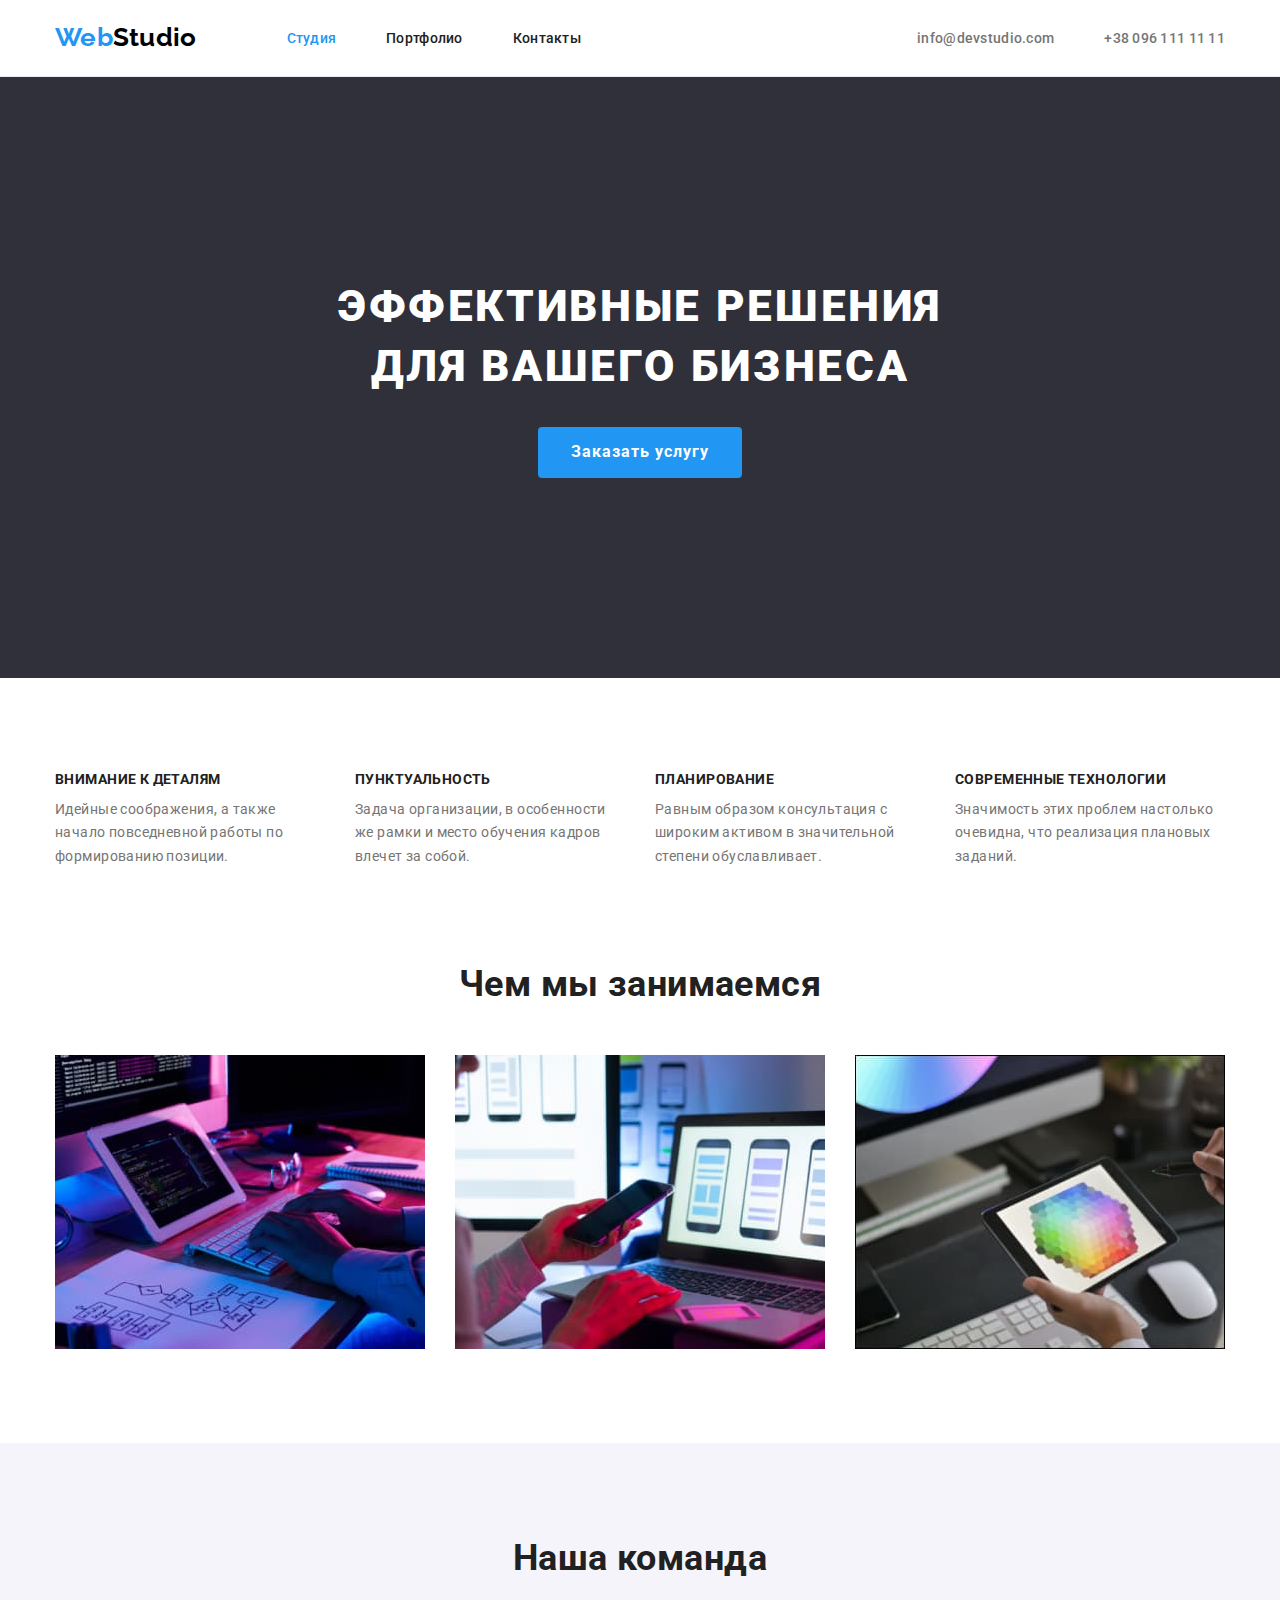
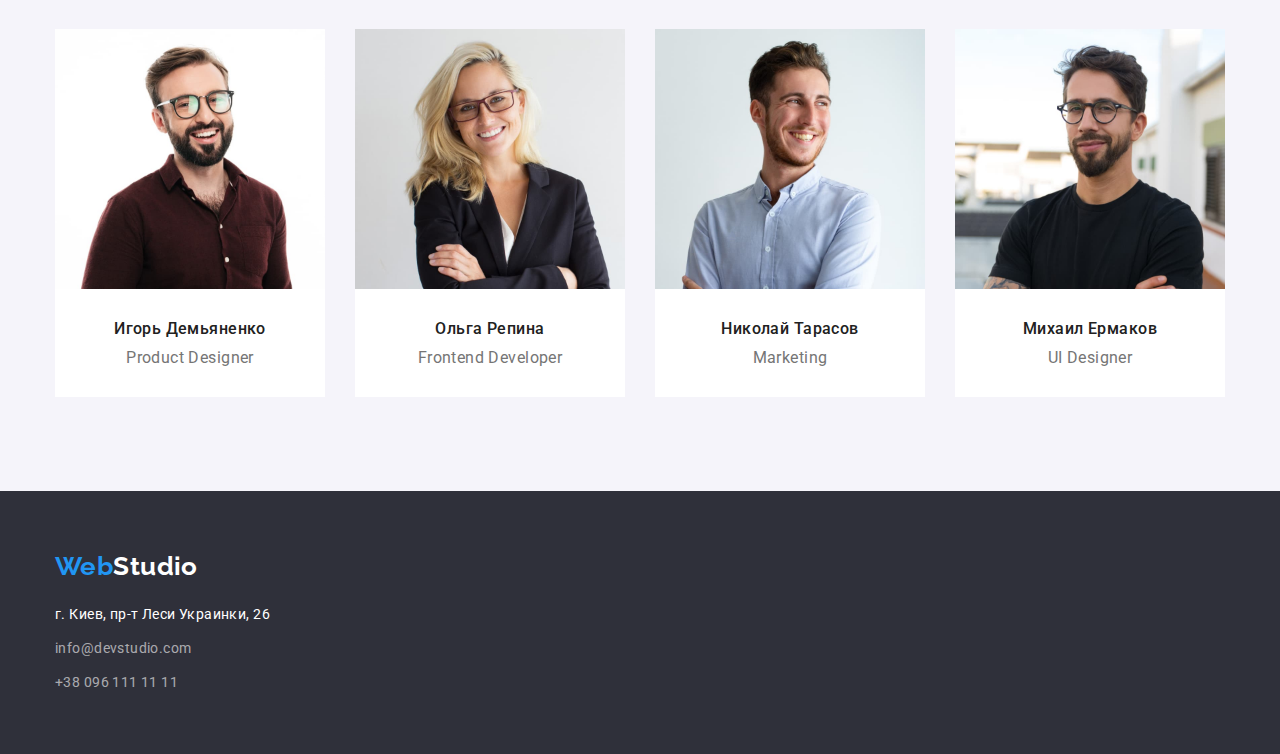
<file: index.html>
<!DOCTYPE html>
<html lang="ru">
  <head>
    <meta charset="UTF-8" />
    <meta http-equiv="X-UA-Compatible" content="IE=edge" />
    <meta name="viewport" content="width=device-width, initial-scale=1.0" />
    <link
      rel="stylesheet"
      href="https://cdnjs.cloudflare.com/ajax/libs/modern-normalize/1.1.0/modern-normalize.css"
      integrity="sha512-Y0MM+V6ymRKN2zStTqzQ227DWhhp4Mzdo6gnlRnuaNCbc+YN/ZH0sBCLTM4M0oSy9c9VKiCvd4Jk44aCLrNS5Q=="
      crossorigin="anonymous"
      referrerpolicy="no-referrer"
    />
    <title>Студия</title>
    <link rel="preconnect" href="https://fonts.googleapis.com" />
    <link rel="preconnect" href="https://fonts.gstatic.com" crossorigin />
    <link
      href="https://fonts.googleapis.com/css2?family=Raleway:wght@700&family=Roboto:wght@400;500;700;900&display=swap"
      rel="stylesheet"
    />
    <link rel="stylesheet" href="styles/styles.css" />
  </head>
  <body>
    <!-- Site header -->
    <header class="header">
      <div class="container header-container">
        <a href="./" class="link site-logo"
          ><span class="current">Web</span><span class="logo-header">Studio</span></a
        >
        <nav class="header-navigation">
          <ul class="list">
            <li class="item">
              <a href="./index.html" class="link link-hover current">Студия</a>
            </li>
            <li class="item">
              <a href="./portfolio.html" class="link link-hover">Портфолио</a>
            </li>
            <li class="item">
              <a href="./" class="link link-hover">Контакты</a>
            </li>
          </ul>
        </nav>
        <ul class="list header-contacts">
          <li class="item">
            <a href="mailto:info@devstudio.com" class="link header-contacts link-hover"
              >info@devstudio.com</a
            >
          </li>
          <li class="item">
            <a href="tel:+380961111111" class="link header-contacts link-hover"
              >+38 096 111 11 11</a
            >
          </li>
        </ul>
      </div>
    </header>

    <main class="main">
      <!-- Hero -->
      <section class="section-hero">
        <!-- <div class="container"> -->
        <h1 class="hero-title">
          Эффективные решения <br />
          для вашего бизнеса
        </h1>
        <button type="button" class="button order-button">Заказать услугу</button>
        <!-- </div> -->
      </section>
      <!-- Goals -->
      <section class="section">
        <div class="container">
          <h2 class="visually-hidden">Наши цели</h2>
          <ul class="list goals-list">
            <li class="article-item">
              <p class="article-title">Внимание к деталям</p>
              <p class="article-description">
                Идейные соображения, а также начало повседневной работы по формированию позиции.
              </p>
            </li>
            <li class="article-item">
              <p class="article-title">Пунктуальность</p>
              <p class="article-description">
                Задача организации, в особенности же рамки и место обучения кадров влечет за собой.
              </p>
            </li>
            <li class="article-item">
              <p class="article-title">Планирование</p>
              <p class="article-description">
                Равным образом консультация с широким активом в значительной степени обуславливает.
              </p>
            </li>
            <li class="article-item">
              <p class="article-title">Современные технологии</p>
              <p class="article-description">
                Значимость этих проблем настолько очевидна, что реализация плановых заданий.
              </p>
            </li>
          </ul>
        </div>
      </section>
      <!-- What are we doing -->
      <section class="section section-works">
        <div class="container">
          <h2 class="section-title works-title">Чем мы занимаемся</h2>
          <ul class="list works-list">
            <li>
              <img src="images/box-1.jpg" alt="Изображение работ" width="370" />
            </li>
            <li>
              <img src="images/box-2.jpg" alt="Изображение работ" width="370" />
            </li>
            <li>
              <img src="images/box-3.jpg" alt="Изображение работ" width="370" />
            </li>
          </ul>
        </div>
      </section>
      <!-- Our team -->
      <section class="section section-team">
        <div class="container">
          <h2 class="section-title team-title">Наша команда</h2>
          <ul class="list team-list">
            <li class="team-item">
              <img src="images/img-3.jpg" alt="Фото сотрудника" width="270" />
              <div class="team-item-deskr">
                <p class="team-name">Игорь Демьяненко</p>
                <p class="team-position">Product Designer</p>
              </div>
            </li>
            <li class="team-item">
              <img src="images/img-2.jpg" alt="Фото сотрудника" width="270" />
              <div class="team-item-deskr">
                <p class="team-name">Ольга Репина</p>
                <p class="team-position">Frontend Developer</p>
              </div>
            </li>
            <li class="team-item">
              <img src="images/img-1.jpg" alt="Фото сотрудника" width="270" />
              <div class="team-item-deskr">
                <p class="team-name">Николай Тарасов</p>
                <p class="team-position">Marketing</p>
              </div>
            </li>
            <li class="team-item">
              <img src="images/img.jpg" alt="Фото сотрудника" width="270" />
              <div class="team-item-deskr">
                <p class="team-name">Михаил Ермаков</p>
                <p class="team-position">UI Designer</p>
              </div>
            </li>
          </ul>
        </div>
      </section>
    </main>
    <!-- Footer -->
    <footer class="section-footer">
      <div class="container">
        <a href="./" class="link link-hover site-logo"
          ><span class="current">Web</span><span class="logo-footer">Studio</span></a
        >
        <address>
          <ul class="list address-list">
            <li class="address-item">
              <span class="link footer-contacts footer-address">
                г. Киев, пр-т Леси Украинки, 26</span
              >
            </li>
            <li class="address-item">
              <a href="mailto:info@devstudio.com" class="link link-hover footer-contacts"
                >info@devstudio.com</a
              >
            </li>
            <li class="address-item">
              <a href="tel:+380961111111" class="link link-hover footer-contacts"
                >+38 096 111 11 11</a
              >
            </li>
          </ul>
        </address>
      </div>
    </footer>
  </body>
</html>
</file>
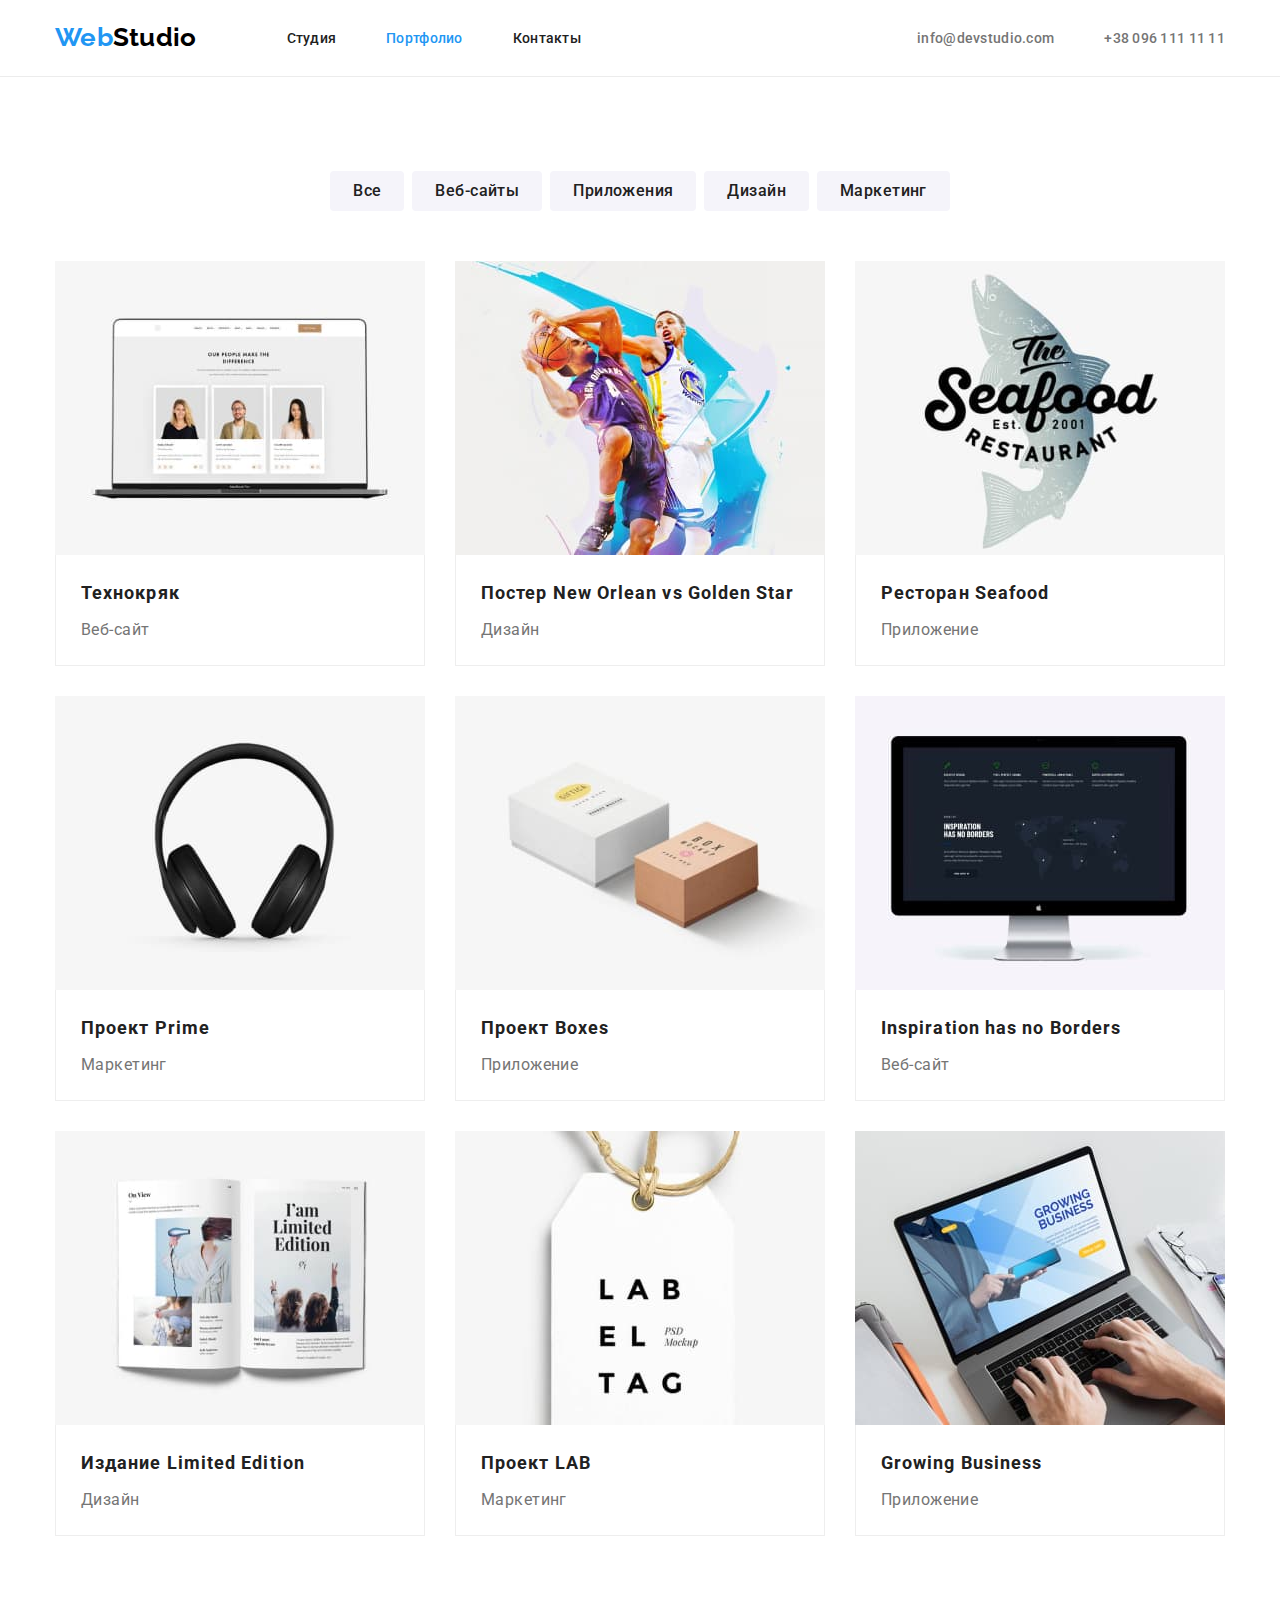
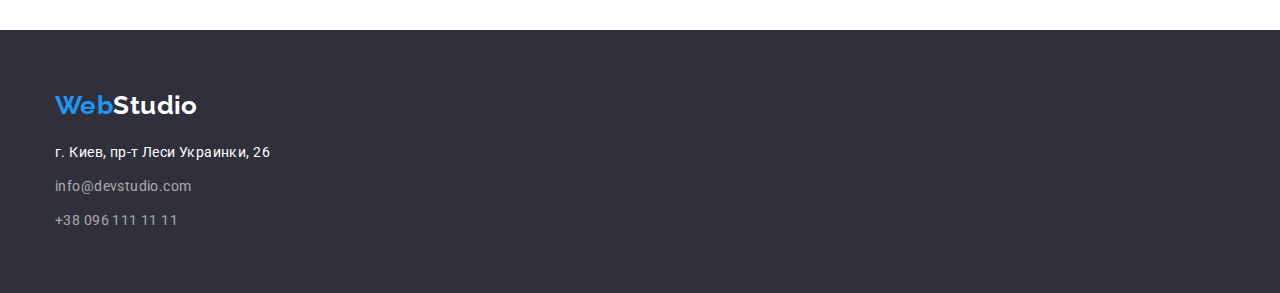
<file: portfolio.html>
<!DOCTYPE html>
<html lang="ru">
  <head>
    <meta charset="UTF-8" />
    <meta http-equiv="X-UA-Compatible" content="IE=edge" />
    <meta name="viewport" content="width=device-width, initial-scale=1.0" />
    <link
      rel="stylesheet"
      href="https://cdnjs.cloudflare.com/ajax/libs/modern-normalize/1.1.0/modern-normalize.css"
      integrity="sha512-Y0MM+V6ymRKN2zStTqzQ227DWhhp4Mzdo6gnlRnuaNCbc+YN/ZH0sBCLTM4M0oSy9c9VKiCvd4Jk44aCLrNS5Q=="
      crossorigin="anonymous"
      referrerpolicy="no-referrer"
    />
    <title>Портфолио</title>
    <link rel="preconnect" href="https://fonts.googleapis.com" />
    <link rel="preconnect" href="https://fonts.gstatic.com" crossorigin />
    <link
      href="https://fonts.googleapis.com/css2?family=Raleway:wght@700&family=Roboto:wght@400;500;700;900&display=swap"
      rel="stylesheet"
    />
    <link rel="stylesheet" href="styles/styles.css" />
  </head>
  <body>
    <!-- Site header -->
    <header class="header">
      <div class="container header-container">
        <a href="./" class="link site-logo"
          ><span class="current">Web</span><span class="logo-header">Studio</span></a
        >
        <nav class="header-navigation">
          <ul class="list">
            <li class="item">
              <a href="./index.html" class="link link-hover">Студия</a>
            </li>
            <li class="item">
              <a href="./portfolio.html" class="link link-hover current">Портфолио</a>
            </li>
            <li class="item">
              <a href="#" class="link link-hover">Контакты</a>
            </li>
          </ul>
        </nav>
        <ul class="list header-contacts">
          <li class="item">
            <a href="mailto:info@devstudio.com" class="link header-contacts link-hover"
              >info@devstudio.com</a
            >
          </li>
          <li class="item">
            <a href="tel:+380961111111" class="link header-contacts link-hover"
              >+38 096 111 11 11</a
            >
          </li>
        </ul>
      </div>
    </header>

    <main class="main">
      <!-- Main -->
      <section class="section">
        <div class="container">
          <h1 class="visually-hidden">Портфолио</h1>

          <ul class="list list-filter">
            <li class="filter-item">
              <button type="button" class="button btn-filter">Все</button>
            </li>
            <li class="filter-item">
              <button type="button" class="button btn-filter">Веб-сайты</button>
            </li>
            <li class="filter-item">
              <button type="button" class="button btn-filter">Приложения</button>
            </li>
            <li class="filter-item">
              <button type="button" class="button btn-filter">Дизайн</button>
            </li>
            <li class="filter-item">
              <button type="button" class="button btn-filter">Маркетинг</button>
            </li>
          </ul>

          <ul class="list portfolio-list">
            <li class="portfolio-item">
              <a href="#" class="link">
                <img
                  src="./images/portfolio-1.jpg"
                  alt="фото из портфолио"
                  width="370"
                  class="portfolio-image"
                />
                <div class="portfolio-footer">
                  <h2 class="portfolio-title">Технокряк</h2>
                  <p class="portfolio-category">Веб-сайт</p>
                </div>
              </a>
            </li>
            <li class="portfolio-item">
              <a href="#" class="link">
                <img
                  src="./images/portfolio-2.jpg"
                  alt="фото из портфолио"
                  width="370"
                  class="portfolio-image"
                />
                <div class="portfolio-footer">
                  <h2 class="portfolio-title">Постер New Orlean vs Golden Star</h2>
                  <p class="portfolio-category">Дизайн</p>
                </div>
              </a>
            </li>
            <li class="portfolio-item">
              <a href="#" class="link">
                <img
                  src="./images/portfolio-3.jpg"
                  alt="фото из портфолио"
                  width="370"
                  class="portfolio-image"
                />
                <div class="portfolio-footer">
                  <h2 class="portfolio-title">Ресторан Seafood</h2>
                  <p class="portfolio-category">Приложение</p>
                </div>
              </a>
            </li>
            <li class="portfolio-item">
              <a href="#" class="link">
                <img
                  src="./images/portfolio-4.jpg"
                  alt="фото из портфолио"
                  width="370"
                  class="portfolio-image"
                />
                <div class="portfolio-footer">
                  <h2 class="portfolio-title">Проект Prime</h2>
                  <p class="portfolio-category">Маркетинг</p>
                </div>
              </a>
            </li>
            <li class="portfolio-item">
              <a href="#" class="link">
                <img
                  src="./images/portfolio-5.jpg"
                  alt="фото из портфолио"
                  width="370"
                  class="portfolio-image"
                />
                <div class="portfolio-footer">
                  <h2 class="portfolio-title">Проект Boxes</h2>
                  <p class="portfolio-category">Приложение</p>
                </div>
              </a>
            </li>
            <li class="portfolio-item">
              <a href="#" class="link">
                <img
                  src="./images/portfolio-6.jpg"
                  alt="фото из портфолио"
                  width="370"
                  class="portfolio-image"
                />
                <div class="portfolio-footer">
                  <h2 class="portfolio-title">Inspiration has no Borders</h2>
                  <p class="portfolio-category">Веб-сайт</p>
                </div>
              </a>
            </li>
            <li class="portfolio-item">
              <a href="#" class="link">
                <img
                  src="./images/portfolio-7.jpg"
                  alt="фото из портфолио"
                  width="370"
                  class="portfolio-image"
                />
                <div class="portfolio-footer">
                  <h2 class="portfolio-title">Издание Limited Edition</h2>
                  <p class="portfolio-category">Дизайн</p>
                </div>
              </a>
            </li>
            <li class="portfolio-item">
              <a href="#" class="link">
                <img
                  src="./images/portfolio-8.jpg"
                  alt="фото из портфолио"
                  width="370"
                  class="portfolio-image"
                />
                <div class="portfolio-footer">
                  <h2 class="portfolio-title">Проект LAB</h2>
                  <p class="portfolio-category">Маркетинг</p>
                </div>
              </a>
            </li>
            <li class="portfolio-item">
              <a href="#" class="link">
                <img
                  src="./images/portfolio-9.jpg"
                  alt="фото из портфолио"
                  width="370"
                  class="portfolio-image"
                />
                <div class="portfolio-footer">
                  <h2 class="portfolio-title">Growing Business</h2>
                  <p class="portfolio-category">Приложение</p>
                </div>
              </a>
            </li>
          </ul>
        </div>
      </section>
    </main>

    <!-- Footer -->
    <footer class="section-footer">
      <div class="container footer-container">
        <a href="./" class="link link-hover site-logo"
          ><span class="current">Web</span><span class="logo-footer">Studio</span></a
        >
        <address>
          <ul class="list address-list">
            <li class="address-item">
              <span class="link footer-contacts footer-address">
                г. Киев, пр-т Леси Украинки, 26</span
              >
            </li>
            <li class="address-item">
              <a href="mailto:info@devstudio.com" class="link link-hover footer-contacts"
                >info@devstudio.com</a
              >
            </li>
            <li class="address-item">
              <a href="tel:+380961111111" class="link link-hover footer-contacts"
                >+38 096 111 11 11</a
              >
            </li>
          </ul>
        </address>
      </div>
    </footer>
  </body>
</html>
</file>
<file: styles/styles.css>
:root {
  /* Fonts */
  --main-font-family: 'Roboto', sans-serif;

  /* Colors */
  --accent-blue-color: #2196f3;
  --accent-black-color: #000;
  --main-white-color: #fff;
  --main-dark-color: #212121;
  --main-grey-color: #757575;
  --hero-background-color: #2f303a;
  --btn-filter-bg-color: #f5f4fa;
  --potrfolio-cart-border-color: #eeeeee;
  --card-set-gap: 30px;
}

body {
  font-family: var(--main-font-family);
  color: var(--main-dark-color);
  font-size: 14px;
  font-weight: 400;
  letter-spacing: 0.03em;
}

/* Clear browser styles */

h1,
h2,
h3,
h4,
h5,
h6,
ul,
p {
  margin: 0;
  padding: 0;
}

img {
  display: block;
  max-width: 100%;
  height: auto;
}

/* Common styles */

.visually-hidden {
  position: absolute;
  white-space: nowrap;
  width: 1px;
  height: 1px;
  overflow: hidden;
  border: 0;
  padding: 0;
  clip: rect(0 0 0 0);
  clip-path: inset(50%);
  margin: -1px;
}

.container {
  margin: 0 auto;
  width: 1200px;
  padding-left: 15px;
  padding-right: 15px;
  /* outline: 2px solid tomato; */
}

.section {
  background-color: var(--main-white-color);
  padding-top: 94px;
  padding-bottom: 94px;
  /* outline: 2px solid teal; */
}

.no-padding {
  padding-top: 0;
  padding-bottom: 0;
}

.link {
  color: inherit;
  text-decoration: none;
}

.link-hover:hover,
.link-hover:focus {
  color: var(--accent-blue-color);
}

.list {
  list-style: none;
}

.button {
  display: inline-block;
  border: none;
  background-color: transparent;
  cursor: pointer;
  font-family: inherit;
  color: inherit;
  border: 1px solid transparent;
  margin: 0;
}

.section-title {
  font-weight: 700;
  font-size: 36px;
  line-height: 1.17;
  text-align: center;
}

/* Header */

.header {
  font-weight: 500;
  letter-spacing: 0.02em;
  border-bottom: 1px solid #ececec;
}

.header-container {
  display: flex;
  align-items: center;
}

.site-logo {
  color: var(--accent-black-color);
  font-family: 'Raleway', sans-serif;
  font-weight: 700;
  font-size: 26px;
  line-height: 1.2;
}

.current {
  color: var(--accent-blue-color);
}

.logo-header {
  color: var(--accent-black-color);
}

.header-navigation {
  margin-left: 90px;
}

.header-navigation .list {
  display: flex;
}

.header-navigation .item:not(:last-child) {
  margin-right: 50px;
}

.header-navigation .link {
  display: block;
  padding-top: 30px;
  padding-bottom: 30px;
}

.header-contacts {
  display: flex;
  color: var(--main-grey-color);
  margin-left: auto;
}

.header-contacts .item + .item {
  margin-left: 50px;
}

/* Hero */

.section-hero {
  background-color: var(--hero-background-color);
  text-align: center;
  padding-top: 200px;
  padding-bottom: 200px;
}

.hero-title {
  color: var(--main-white-color);
  font-weight: 900;
  font-size: 44px;
  line-height: 1.36;
  text-align: center;
  letter-spacing: 0.06em;
  text-transform: uppercase;
  margin-bottom: 30px;
}

.order-button {
  background-color: var(--accent-blue-color);
  color: var(--main-white-color);
  font-weight: 700;
  font-size: 16px;
  line-height: 1.8;
  align-items: center;
  text-align: center;
  letter-spacing: 0.06em;

  border-radius: 4px;
  padding: 10px 32px;
  min-width: 200px;
}

/* Goals */

.goals-list {
  display: flex;
}

.article-item {
  flex-basis: calc((100% + var(--card-set-gap)) / 4 - var(--card-set-gap));
  /* То же самое: flex-basis: calc((100% - 3 * var(--card-set-gap)) / 4); */
}

.goals-list .article-item:not(:first-of-type) {
  margin-left: 30px;
}

.article-title {
  font-weight: 700;
  font-size: 14px;
  line-height: 1.14;
  text-transform: uppercase;
  color: var(--main-dark-color);
  margin-bottom: 10px;
}

.article-description {
  line-height: 1.7;
  color: var(--main-grey-color);
}

/* What are we doing */

.section-works {
  padding-top: 0;
}

.works-title {
  margin-bottom: 50px;
}

.works-list {
  display: flex;
  justify-content: space-between;
}

/* Our team */

.section-team {
  background-color: var(--btn-filter-bg-color);
}

.team-title {
  margin-bottom: 50px;
}

.team-list {
  display: flex;
  justify-content: space-between;
}

.team-item {
  text-align: center;
  background-color: var(--main-white-color);
}

.team-item-deskr {
  padding: 30px 30px;
}

.team-name {
  font-weight: 500;
  font-size: 16px;
  line-height: 1.2;
  text-align: center;
  color: var(--main-dark-color);
  margin-bottom: 10px;
}

.team-position {
  font-size: 16px;
  line-height: 1.2;
  color: var(--main-grey-color);
  text-align: center;
}

/* Footer */

.section-footer {
  background-color: var(--hero-background-color);
  padding-top: 60px;
  padding-bottom: 60px;
}

.section-footer .site-logo {
  display: inline-block;
  margin-bottom: 20px;
}

.logo-footer {
  color: var(--main-white-color);
}

.footer-contacts {
  font-style: normal;
  font-weight: 400;
  font-size: 14px;
  line-height: 1.71;
  color: rgba(255, 255, 255, 0.6);
}

.footer-address {
  color: var(--main-white-color);
}

.address-item:not(:last-child) {
  margin-bottom: 10px;
}

/* Portfolio */

.list-filter {
  display: flex;
  justify-content: center;

  margin-bottom: 50px;
}

.filter-item:not(:last-child) {
  margin-right: 8px;
}

.btn-filter {
  display: inline-block;
  background-color: var(--btn-filter-bg-color);
  border-radius: 4px;
  font-weight: 500;
  font-size: 16px;
  line-height: 1.62;
  text-align: center;
  letter-spacing: inherit;
  color: inherit;
  padding: 6px 22px;
}

.btn-filter:hover,
.btn-filter:focus {
  background-color: var(--accent-blue-color);
  color: var(--main-white-color);
}

/* list of works */

.portfolio-title {
  font-weight: 700;
  font-size: 18px;
  line-height: 2;
  letter-spacing: 0.06em;
  margin-bottom: 4px;
}

.portfolio-category {
  font-size: 16px;
  line-height: 1.88;
  color: var(--main-grey-color);
}

.portfolio-list {
  display: flex;
  justify-content: center;
  flex-wrap: wrap;
  margin-left: calc(-1 * var(--card-set-gap));
  margin-top: calc(-1 * var(--card-set-gap));
}

.portfolio-item {
  margin-left: var(--card-set-gap);
  margin-top: var(--card-set-gap);
  flex-basis: calc(100% / 3 - var(--card-set-gap));
}

.portfolio-footer {
  border-top: 0;
  border-left: 1px solid var(--potrfolio-cart-border-color);
  border-bottom: 1px solid var(--potrfolio-cart-border-color);
  border-right: 1px solid var(--potrfolio-cart-border-color);
  padding: 20px 25px;
}
</file>
